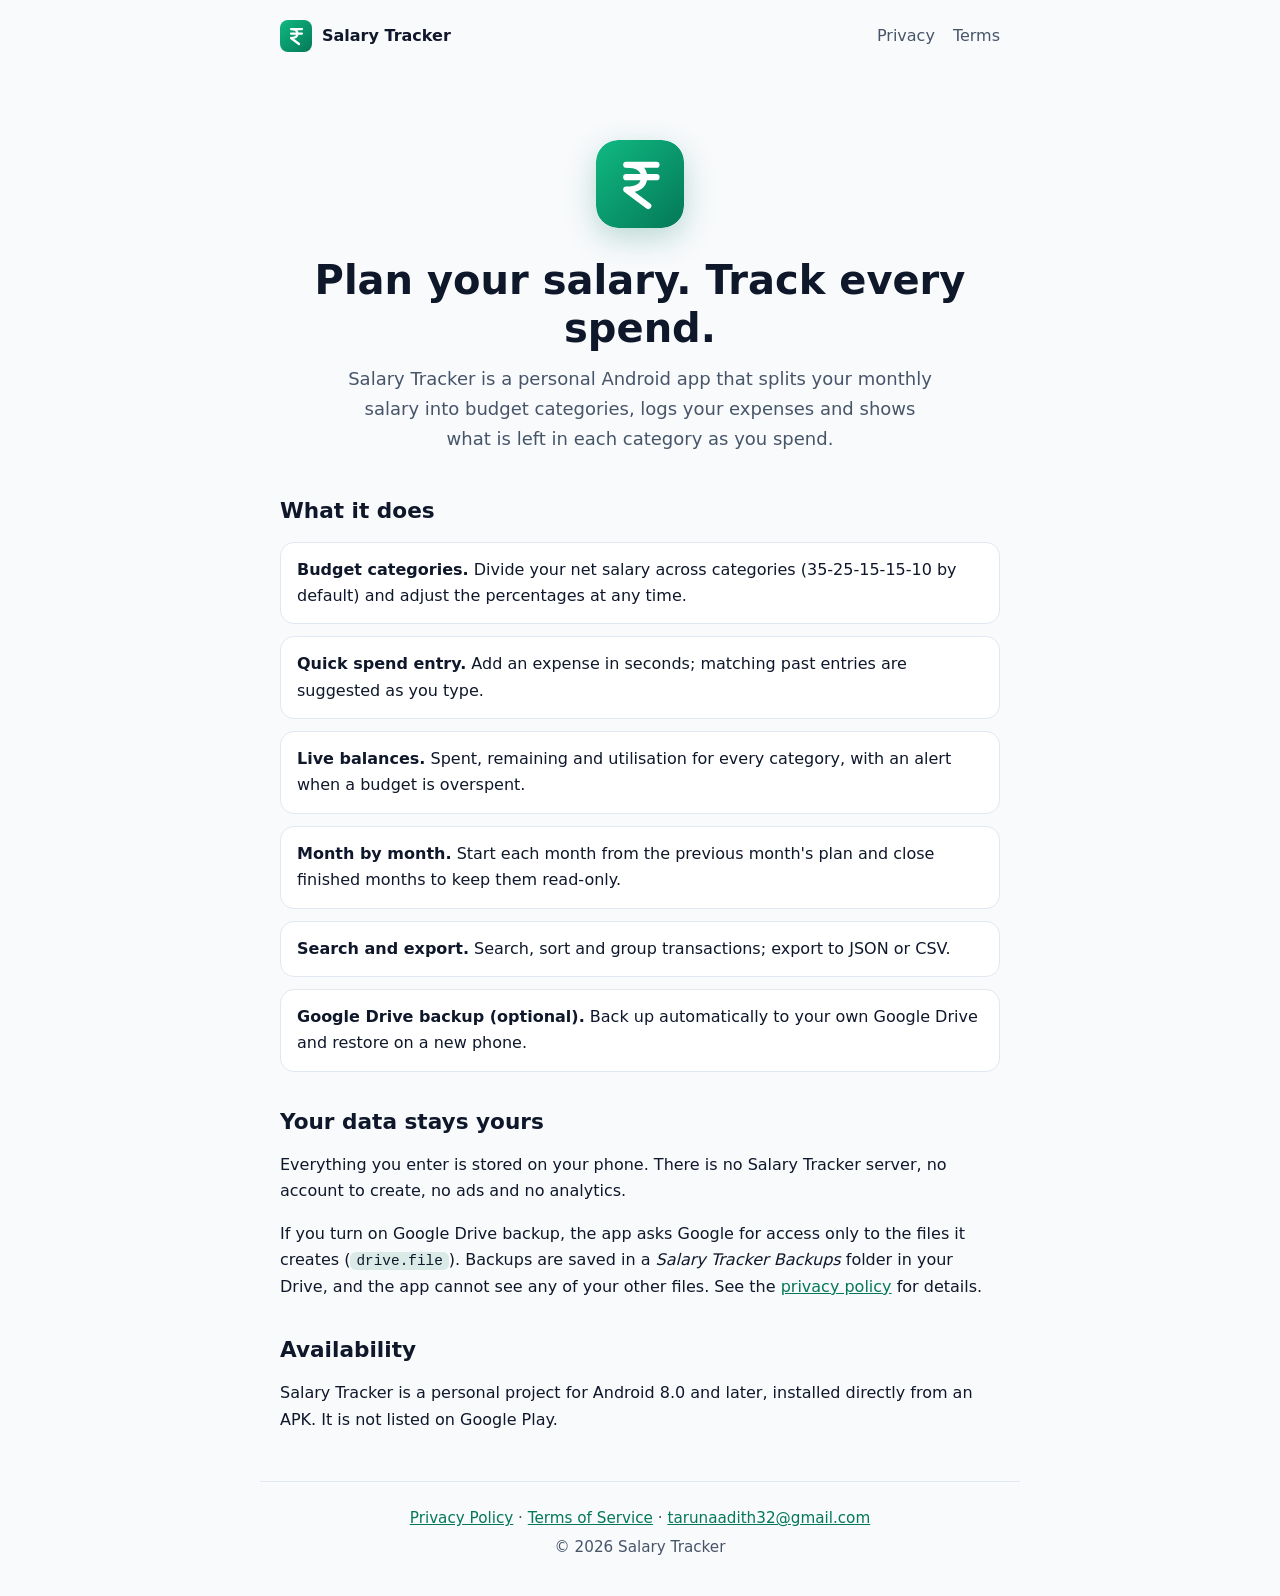
<file: index.html>
<!doctype html>
<html lang="en">
  <head>
    <meta charset="utf-8" />
    <meta name="viewport" content="width=device-width, initial-scale=1" />
    <title>Salary Tracker – personal salary and expense planner</title>
    <meta
      name="description"
      content="Salary Tracker is an Android app that splits your monthly salary into budgets, tracks every spend and can back up to your own Google Drive."
    />
    <link rel="icon" href="icon.svg" type="image/svg+xml" />
    <link rel="stylesheet" href="style.css" />
  </head>
  <body>
    <header class="site-header">
      <a class="brand" href="./"><img src="icon.svg" alt="" width="32" height="32" /> Salary Tracker</a>
      <nav>
        <a href="privacy.html">Privacy</a>
        <a href="terms.html">Terms</a>
      </nav>
    </header>

    <main>
      <section class="hero">
        <img src="icon.svg" alt="Salary Tracker app icon" width="88" height="88" />
        <h1>Plan your salary. Track every spend.</h1>
        <p class="lead">
          Salary Tracker is a personal Android app that splits your monthly salary into budget categories, logs your
          expenses and shows what is left in each category as you spend.
        </p>
      </section>

      <section>
        <h2>What it does</h2>
        <ul class="features">
          <li>
            <strong>Budget categories.</strong> Divide your net salary across categories (35-25-15-15-10 by default) and
            adjust the percentages at any time.
          </li>
          <li>
            <strong>Quick spend entry.</strong> Add an expense in seconds; matching past entries are suggested as you
            type.
          </li>
          <li>
            <strong>Live balances.</strong> Spent, remaining and utilisation for every category, with an alert when a
            budget is overspent.
          </li>
          <li>
            <strong>Month by month.</strong> Start each month from the previous month's plan and close finished months
            to keep them read-only.
          </li>
          <li><strong>Search and export.</strong> Search, sort and group transactions; export to JSON or CSV.</li>
          <li>
            <strong>Google Drive backup (optional).</strong> Back up automatically to your own Google Drive and restore
            on a new phone.
          </li>
        </ul>
      </section>

      <section>
        <h2>Your data stays yours</h2>
        <p>
          Everything you enter is stored on your phone. There is no Salary Tracker server, no account to create, no ads
          and no analytics.
        </p>
        <p>
          If you turn on Google Drive backup, the app asks Google for access only to the files it creates
          (<code>drive.file</code>). Backups are saved in a <em>Salary Tracker Backups</em> folder in your Drive, and the
          app cannot see any of your other files. See the <a href="privacy.html">privacy policy</a> for details.
        </p>
      </section>

      <section>
        <h2>Availability</h2>
        <p>
          Salary Tracker is a personal project for Android 8.0 and later, installed directly from an APK. It is not
          listed on Google Play.
        </p>
      </section>
    </main>

    <footer class="site-footer">
      <p>
        <a href="privacy.html">Privacy Policy</a> · <a href="terms.html">Terms of Service</a> ·
        <a href="mailto:tarunaadith32@gmail.com">tarunaadith32@gmail.com</a>
      </p>
      <p>© 2026 Salary Tracker</p>
    </footer>
  </body>
</html>
</file>
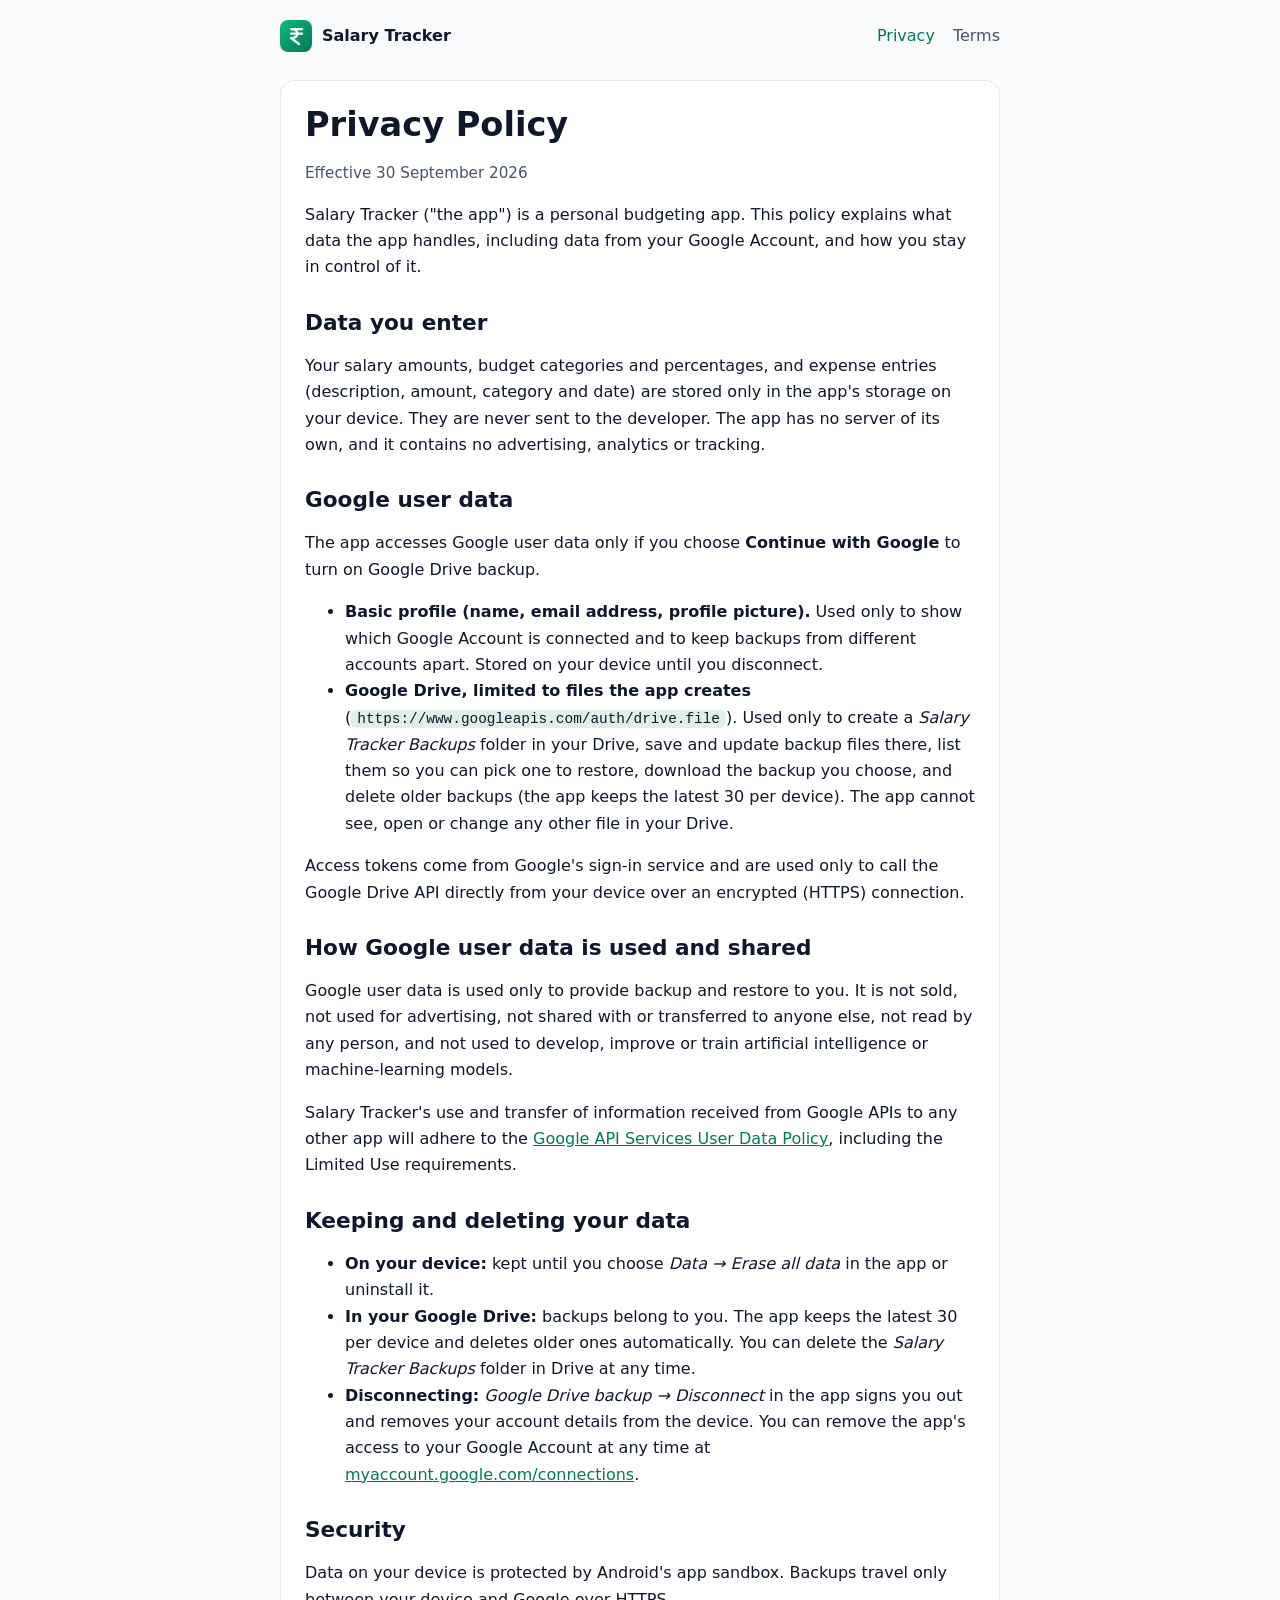
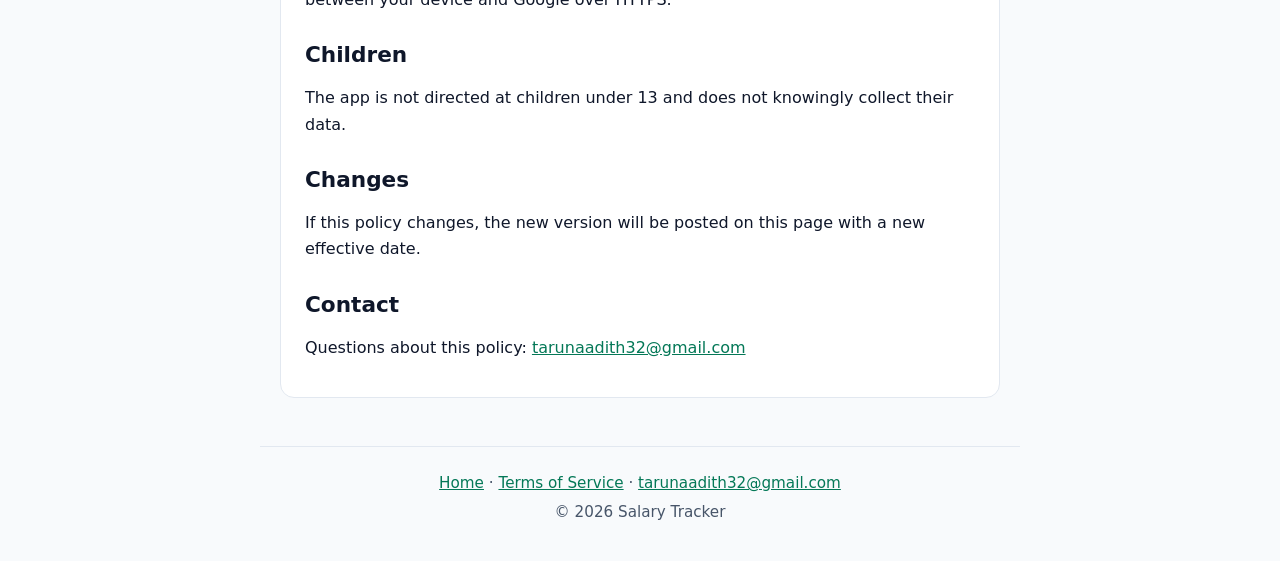
<file: privacy.html>
<!doctype html>
<html lang="en">
  <head>
    <meta charset="utf-8" />
    <meta name="viewport" content="width=device-width, initial-scale=1" />
    <title>Privacy Policy – Salary Tracker</title>
    <meta name="description" content="How Salary Tracker handles your data, including data from your Google Account." />
    <link rel="icon" href="icon.svg" type="image/svg+xml" />
    <link rel="stylesheet" href="style.css" />
  </head>
  <body>
    <header class="site-header">
      <a class="brand" href="./"><img src="icon.svg" alt="" width="32" height="32" /> Salary Tracker</a>
      <nav>
        <a href="privacy.html" aria-current="page">Privacy</a>
        <a href="terms.html">Terms</a>
      </nav>
    </header>

    <main>
      <article class="doc">
        <h1>Privacy Policy</h1>
        <p class="meta">Effective 30 September 2026</p>

        <p>
          Salary Tracker ("the app") is a personal budgeting app. This policy explains what data the app handles,
          including data from your Google Account, and how you stay in control of it.
        </p>

        <h2>Data you enter</h2>
        <p>
          Your salary amounts, budget categories and percentages, and expense entries (description, amount, category
          and date) are stored only in the app's storage on your device. They are never sent to the developer. The app
          has no server of its own, and it contains no advertising, analytics or tracking.
        </p>

        <h2>Google user data</h2>
        <p>The app accesses Google user data only if you choose <strong>Continue with Google</strong> to turn on Google Drive backup.</p>
        <ul>
          <li>
            <strong>Basic profile (name, email address, profile picture).</strong> Used only to show which Google Account
            is connected and to keep backups from different accounts apart. Stored on your device until you disconnect.
          </li>
          <li>
            <strong>Google Drive, limited to files the app creates</strong>
            (<code>https://www.googleapis.com/auth/drive.file</code>). Used only to create a
            <em>Salary Tracker Backups</em> folder in your Drive, save and update backup files there, list them so you
            can pick one to restore, download the backup you choose, and delete older backups (the app keeps the latest
            30 per device). The app cannot see, open or change any other file in your Drive.
          </li>
        </ul>
        <p>
          Access tokens come from Google's sign-in service and are used only to call the Google Drive API directly from
          your device over an encrypted (HTTPS) connection.
        </p>

        <h2>How Google user data is used and shared</h2>
        <p>
          Google user data is used only to provide backup and restore to you. It is not sold, not used for advertising,
          not shared with or transferred to anyone else, not read by any person, and not used to develop, improve or
          train artificial intelligence or machine-learning models.
        </p>
        <p>
          Salary Tracker's use and transfer of information received from Google APIs to any other app will adhere to the
          <a href="https://developers.google.com/terms/api-services-user-data-policy">Google API Services User Data Policy</a>,
          including the Limited Use requirements.
        </p>

        <h2>Keeping and deleting your data</h2>
        <ul>
          <li>
            <strong>On your device:</strong> kept until you choose <em>Data → Erase all data</em> in the app or
            uninstall it.
          </li>
          <li>
            <strong>In your Google Drive:</strong> backups belong to you. The app keeps the latest 30 per device and
            deletes older ones automatically. You can delete the <em>Salary Tracker Backups</em> folder in Drive at any
            time.
          </li>
          <li>
            <strong>Disconnecting:</strong> <em>Google Drive backup → Disconnect</em> in the app signs you out and
            removes your account details from the device. You can remove the app's access to your Google Account at any
            time at <a href="https://myaccount.google.com/connections">myaccount.google.com/connections</a>.
          </li>
        </ul>

        <h2>Security</h2>
        <p>
          Data on your device is protected by Android's app sandbox. Backups travel only between your device and Google
          over HTTPS.
        </p>

        <h2>Children</h2>
        <p>The app is not directed at children under 13 and does not knowingly collect their data.</p>

        <h2>Changes</h2>
        <p>If this policy changes, the new version will be posted on this page with a new effective date.</p>

        <h2>Contact</h2>
        <p>Questions about this policy: <a href="mailto:tarunaadith32@gmail.com">tarunaadith32@gmail.com</a></p>
      </article>
    </main>

    <footer class="site-footer">
      <p>
        <a href="./">Home</a> · <a href="terms.html">Terms of Service</a> ·
        <a href="mailto:tarunaadith32@gmail.com">tarunaadith32@gmail.com</a>
      </p>
      <p>© 2026 Salary Tracker</p>
    </footer>
  </body>
</html>
</file>
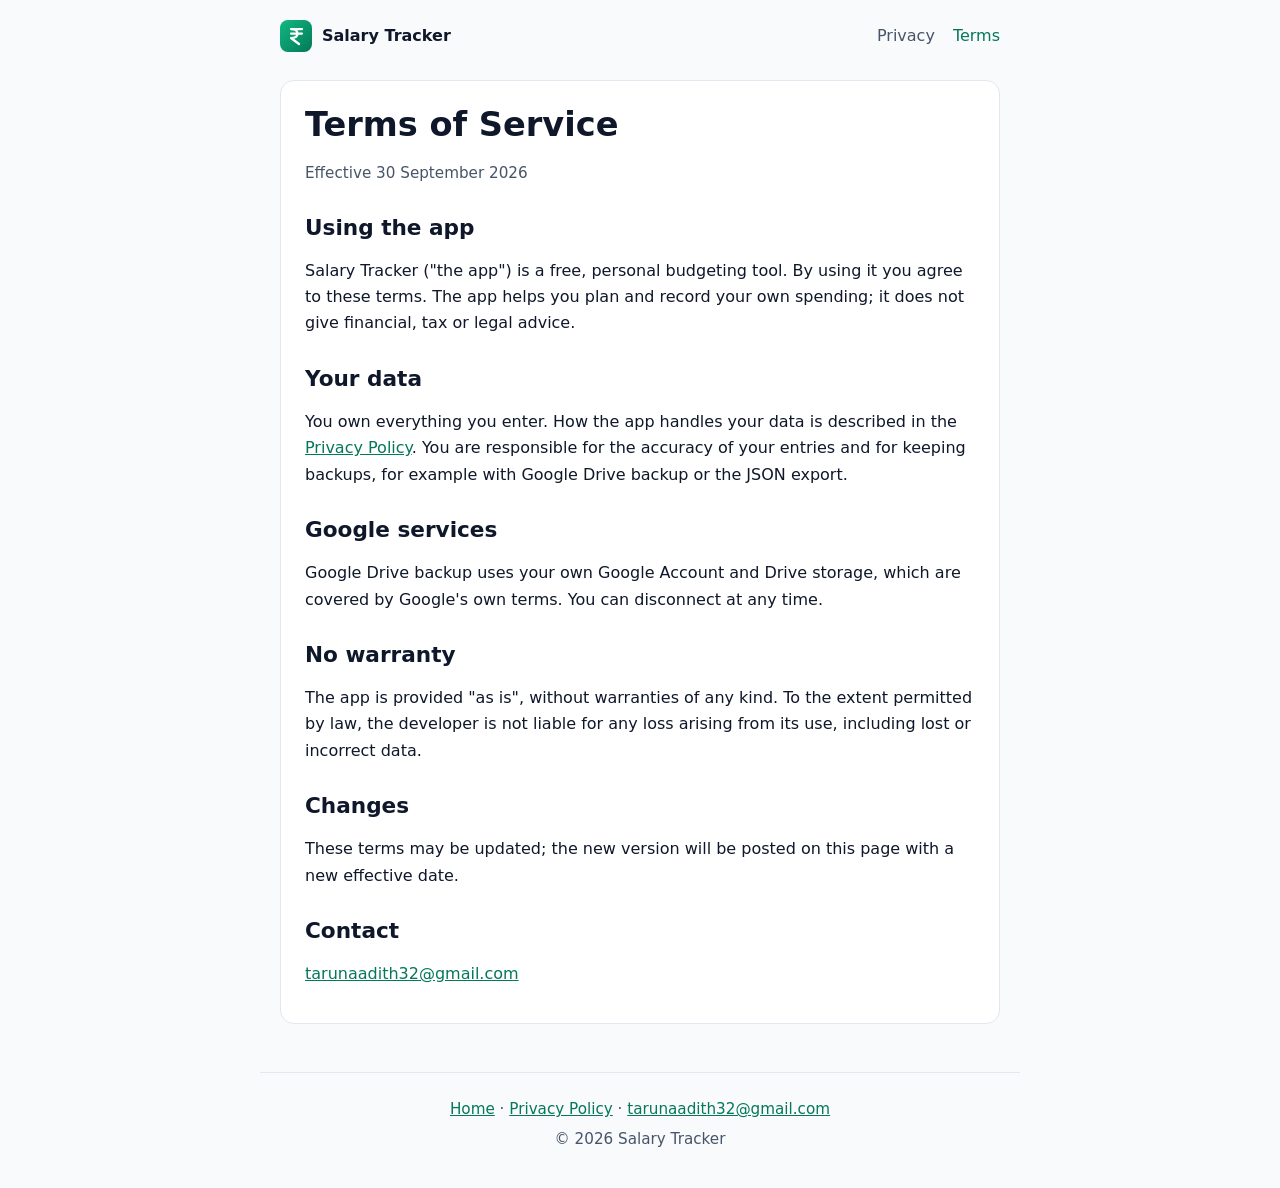
<file: terms.html>
<!doctype html>
<html lang="en">
  <head>
    <meta charset="utf-8" />
    <meta name="viewport" content="width=device-width, initial-scale=1" />
    <title>Terms of Service – Salary Tracker</title>
    <meta name="description" content="Terms for using the Salary Tracker app." />
    <link rel="icon" href="icon.svg" type="image/svg+xml" />
    <link rel="stylesheet" href="style.css" />
  </head>
  <body>
    <header class="site-header">
      <a class="brand" href="./"><img src="icon.svg" alt="" width="32" height="32" /> Salary Tracker</a>
      <nav>
        <a href="privacy.html">Privacy</a>
        <a href="terms.html" aria-current="page">Terms</a>
      </nav>
    </header>

    <main>
      <article class="doc">
        <h1>Terms of Service</h1>
        <p class="meta">Effective 30 September 2026</p>

        <h2>Using the app</h2>
        <p>
          Salary Tracker ("the app") is a free, personal budgeting tool. By using it you agree to these terms. The app
          helps you plan and record your own spending; it does not give financial, tax or legal advice.
        </p>

        <h2>Your data</h2>
        <p>
          You own everything you enter. How the app handles your data is described in the
          <a href="privacy.html">Privacy Policy</a>. You are responsible for the accuracy of your entries and for
          keeping backups, for example with Google Drive backup or the JSON export.
        </p>

        <h2>Google services</h2>
        <p>
          Google Drive backup uses your own Google Account and Drive storage, which are covered by Google's own terms.
          You can disconnect at any time.
        </p>

        <h2>No warranty</h2>
        <p>
          The app is provided "as is", without warranties of any kind. To the extent permitted by law, the developer is
          not liable for any loss arising from its use, including lost or incorrect data.
        </p>

        <h2>Changes</h2>
        <p>These terms may be updated; the new version will be posted on this page with a new effective date.</p>

        <h2>Contact</h2>
        <p><a href="mailto:tarunaadith32@gmail.com">tarunaadith32@gmail.com</a></p>
      </article>
    </main>

    <footer class="site-footer">
      <p>
        <a href="./">Home</a> · <a href="privacy.html">Privacy Policy</a> ·
        <a href="mailto:tarunaadith32@gmail.com">tarunaadith32@gmail.com</a>
      </p>
      <p>© 2026 Salary Tracker</p>
    </footer>
  </body>
</html>
</file>
<file: style.css>
:root {
  color-scheme: light dark;
  --bg: #f8fafc;
  --card: #ffffff;
  --text: #0f172a;
  --muted: #475569;
  --border: #e2e8f0;
  --accent: #047857;
}

@media (prefers-color-scheme: dark) {
  :root {
    --bg: #0b1120;
    --card: #111827;
    --text: #e2e8f0;
    --muted: #94a3b8;
    --border: #1f2937;
    --accent: #34d399;
  }
}

* {
  box-sizing: border-box;
}

body {
  margin: 0;
  font: 16px/1.65 system-ui, -apple-system, 'Segoe UI', Roboto, sans-serif;
  background: var(--bg);
  color: var(--text);
}

a {
  color: var(--accent);
}

.site-header,
main,
.site-footer {
  max-width: 760px;
  margin: 0 auto;
  padding-left: 20px;
  padding-right: 20px;
}

.site-header {
  display: flex;
  flex-wrap: wrap;
  align-items: center;
  justify-content: space-between;
  gap: 12px 20px;
  padding-top: 20px;
  padding-bottom: 20px;
}

.brand {
  display: inline-flex;
  align-items: center;
  gap: 10px;
  font-weight: 700;
  color: var(--text);
  text-decoration: none;
}

.site-header nav {
  display: flex;
  gap: 18px;
}

.site-header nav a {
  color: var(--muted);
  text-decoration: none;
}

.site-header nav a:hover,
.site-header nav a[aria-current='page'] {
  color: var(--accent);
}

.hero {
  text-align: center;
  padding: 32px 0 8px;
}

.hero img {
  border-radius: 22px;
  box-shadow: 0 10px 30px rgb(4 120 87 / 0.25);
}

h1 {
  font-size: clamp(1.8rem, 5vw, 2.5rem);
  line-height: 1.2;
  margin: 20px 0 12px;
}

.lead {
  font-size: 1.125rem;
  color: var(--muted);
  max-width: 600px;
  margin: 0 auto;
}

section {
  margin: 36px 0;
}

h2 {
  font-size: 1.35rem;
  line-height: 1.3;
  margin: 28px 0 10px;
}

.features {
  list-style: none;
  padding: 0;
  display: grid;
  gap: 12px;
}

.features li,
.doc {
  background: var(--card);
  border: 1px solid var(--border);
  border-radius: 14px;
}

.features li {
  padding: 14px 16px;
}

.doc {
  margin-top: 8px;
  padding: 4px 24px 20px;
}

.doc h1 {
  font-size: clamp(1.6rem, 4.5vw, 2.1rem);
}

.meta {
  color: var(--muted);
  font-size: 0.95rem;
}

code {
  font-size: 0.9em;
  background: color-mix(in srgb, var(--accent) 12%, transparent);
  padding: 1px 6px;
  border-radius: 6px;
}

.site-footer {
  border-top: 1px solid var(--border);
  margin-top: 48px;
  padding-top: 20px;
  padding-bottom: 32px;
  color: var(--muted);
  font-size: 0.95rem;
  text-align: center;
}

.site-footer p {
  margin: 4px 0;
}
</file>
